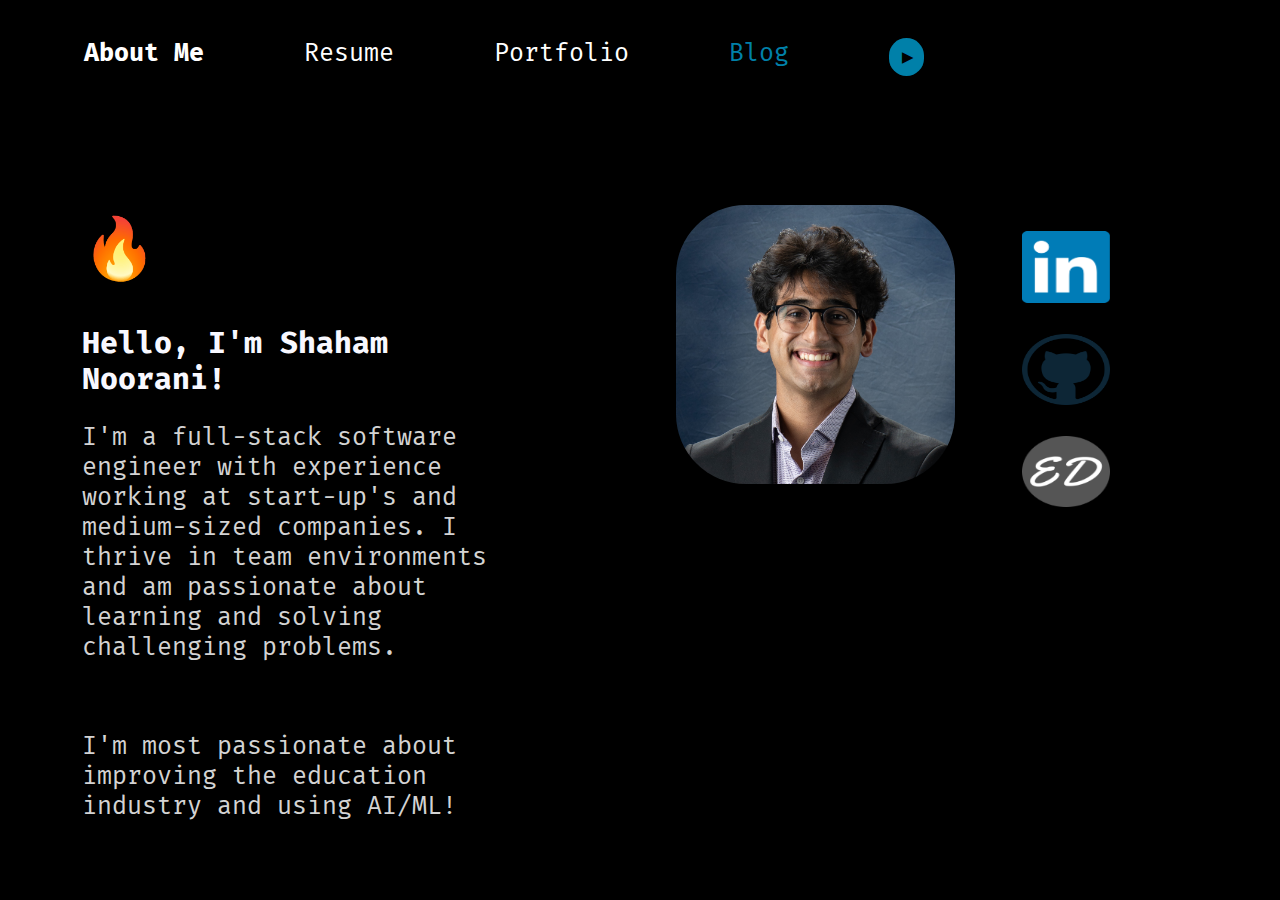
<file: index.html>
<!DOCTYPE html>
<html lang="en">

<head>
  <title>Shaham Noorani</title>
  <link id="styles" rel="stylesheet" href="./index.css" />
  <link rel="preconnect" href="https://fonts.googleapis.com" />
  <link rel="preconnect" href="https://fonts.gstatic.com" crossorigin />
  <link href="https://fonts.googleapis.com/css2?family=Fira+Mono:wght@400;700&family=Lato:wght@400;700&display=swap"
    rel="stylesheet" />
  <script src="./index.js" defer></script>
  <meta charset="UTF-8" />
</head>

<nav class="nav-bar">
  <a href="./index.html" class="nav-bar-link">About Me</a>
  <a href="./resume.html" class="nav-bar-link">Resume</a>
  <a href="./portfolio.html" class="nav-bar-link">Portfolio</a>
  <a href="https://bit.ly/earlydaysblog" target="_blank" class="blog-nav-item">Blog</a>
  <button class="style-swap-button" onclick="swapStylesheet()">▶︎</button>
</nav>

<body>
  <div class="content-wrapper">
    <div class="left-content">
      <h1 style="font-size: 60px">🔥</h1>
      <h1>Hello, I'm Shaham Noorani!</h1>

      <p>
        I'm a full-stack software engineer with experience working at
        start-up's and medium-sized companies. I thrive in team environments
        and am passionate about learning and solving challenging problems.
      </p>
      <br>
      <p>
        I'm most passionate about improving the education industry and using AI/ML!
      </p>
    </div>
    <div class="right-content">
      <img src="./assets/headshot.JPG" alt="headshot" class="headshot" />

      <div class="logos">
        <a href="https://www.linkedin.com/in/shahamn" target="_blank"><img src="./assets/linkedin-logo.png"
            alt="linkedin" class="logo" /></a>
        <a href="https://github.com/shaham-noorani" target="_blank"><img src="./assets/github-logo.png" alt="github"
            class="logo" /></a>
        <a href="https://bit.ly/earlydaysblog" target="_blank"><img src="./assets/earlydays-logo.png" alt="blog"
            class="logo" /></a>
      </div>
    </div>
  </div>
</body>

</html>
</file>
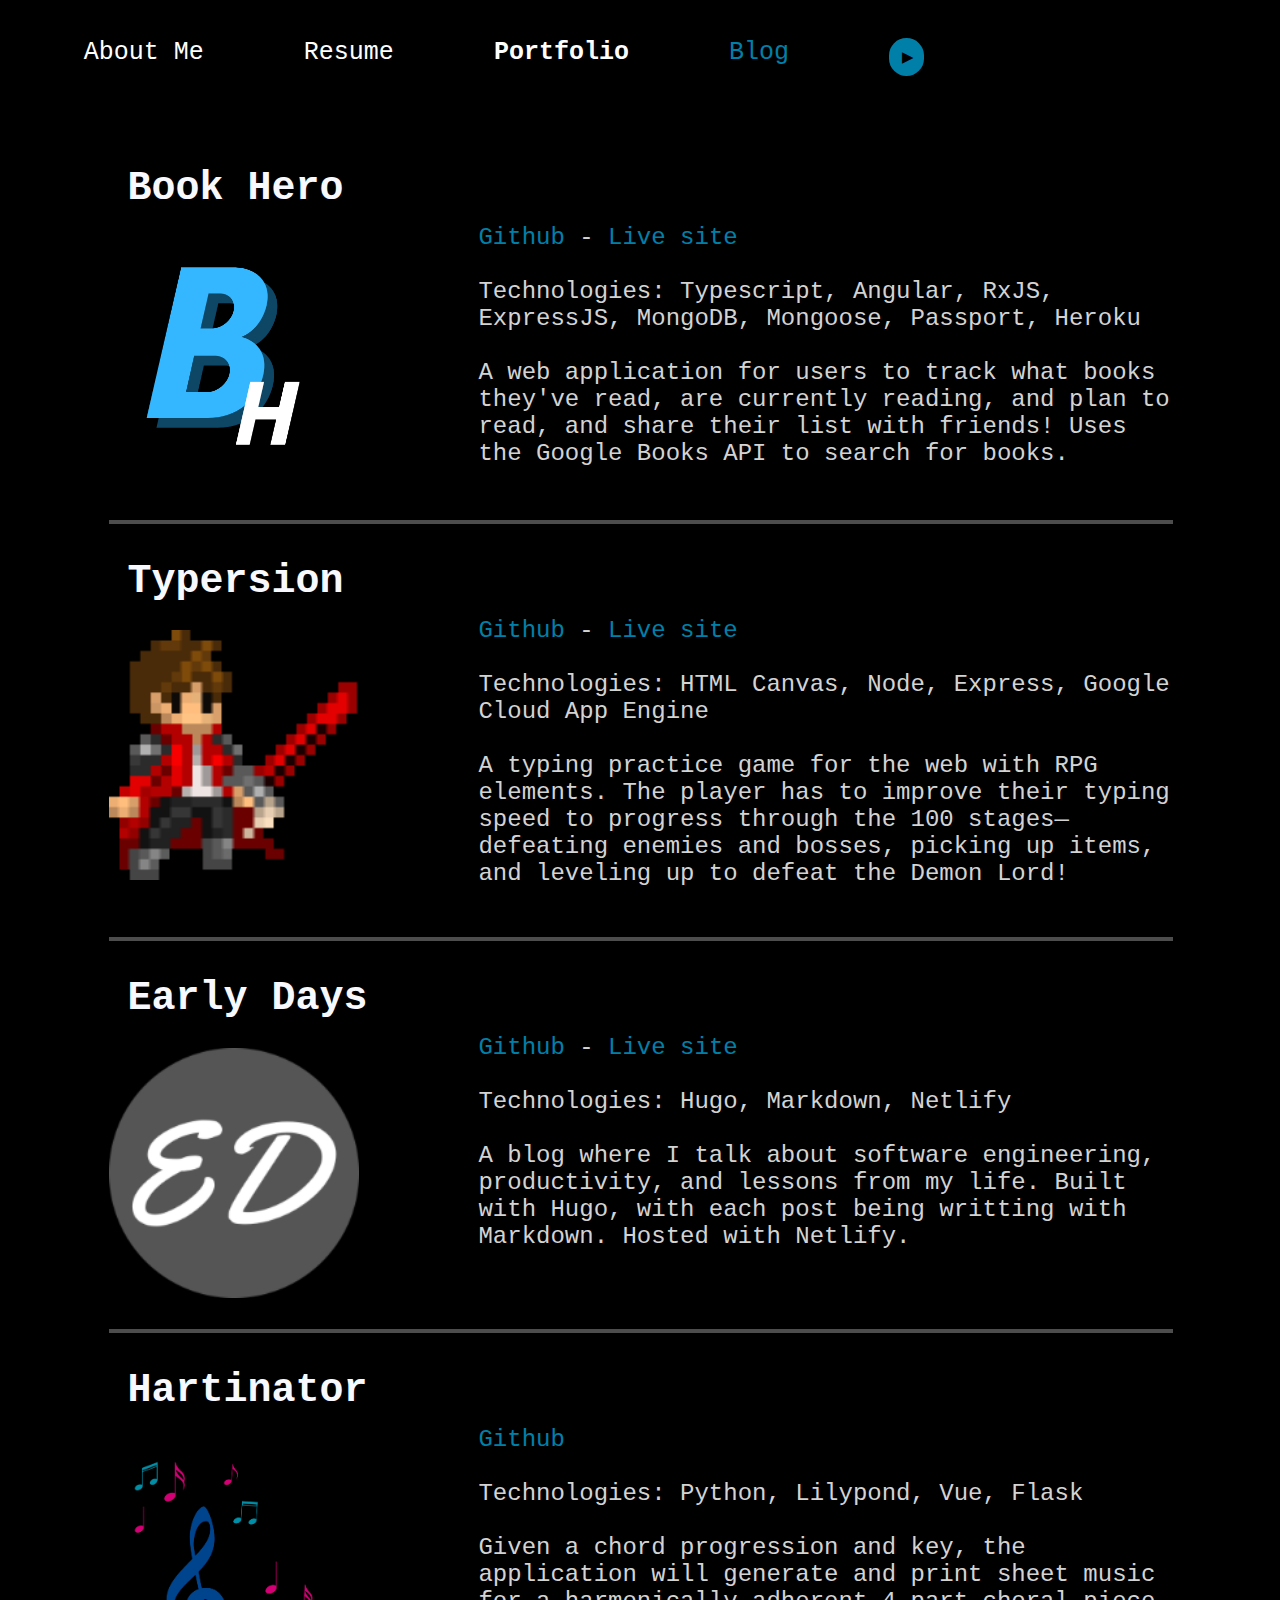
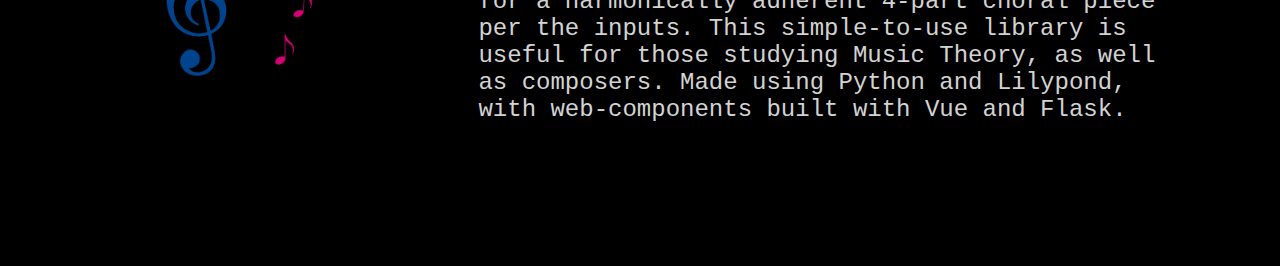
<file: portfolio.html>
<!DOCTYPE html>
<html lang="en">
  <head>
    <title>Shaham Noorani</title>
    <link id="styles" rel="stylesheet" href="./portfolio.css" />
    <link
      href="http://fonts.googleapis.com/css?family=Lato:400,700"
      rel="stylesheet"
      type="text/css"
    />
    <script src="./index.js" defer></script>
    <meta charset="UTF-8" />
  </head>

  <nav class="nav-bar">
    <a href="./index.html" class="nav-bar-link">About Me</a>
    <a href="./resume.html" class="nav-bar-link">Resume</a>
    <a href="./portfolio.html" class="nav-bar-link">Portfolio</a>
    <a href="https://bit.ly/earlydaysblog" target="_blank" class="blog-nav-item"
    >Blog</a
    >
    <button class="style-swap-button" onclick="swapStylesheet()">▶︎</button>
  </nav>

  <body>
    <div class="content-wrapper">
      <div class="row">
        <div class="left-row-content">
          <h1 class="row-title">Book Hero</h1>
          <img src="./assets/bookhero-logo.png" alt="book-hero-logo" class="logo" loading="lazy"></img>
        </div>
        <p class="right-row-content">
          <a href="https://github.com/shaham-noorani/Typersion" target="_blank" >Github</a> - <a href="https://bit.ly/bookherosoftware" target="_blank" >Live site</a>
          <br/>
          <br/>
          Technologies: Typescript, Angular, RxJS, ExpressJS, MongoDB, Mongoose, Passport, Heroku
          <br/>
          <br/>
          A web application for users to track what books they've read, are currently reading, and
          plan to read, and share their list with friends! Uses the Google Books API to search for books. 
        </p>
      </div>
      <hr size="4" width="100%" color="#4d4d4d" class="divider">  
      <div class="row">
        <div class="left-row-content">
          <h1 class="row-title">Typersion</h1>
          <img src="./assets/typersion-logo.png" alt="typersion-logo" class="logo" loading="lazy"></img>
        </div>
        <p class="right-row-content">
          <a href="https://github.com/shaham-noorani/Typersion" target="_blank" >Github</a> - <a href="https://bit.ly/typersion" target="_blank">Live site</a>
          <br/>
          <br/>
          Technologies: HTML Canvas, Node, Express, Google Cloud App Engine
          <br/>
          <br/>
          A typing practice game for the web with RPG elements. The player has to improve their typing speed
          to progress through the 100 stages—defeating enemies and bosses, picking up items, and leveling up
          to defeat the Demon Lord!
        </p>
      </div>
      <hr size="4" width="100%" color="#4d4d4d" class="divider">  
      <div class="row">
        <div class="left-row-content">
          <h1 class="row-title">Early Days</h1>
          <img src="./assets/earlydays-logo.png" alt="earlydays-logo" class="logo" loading="lazy"></img>
        </div>
        <p class="right-row-content">
          <a href="https://github.com/shaham-noorani/EarlyDays" target="_blank" >Github</a> - <a href="https://bit.ly/earlydaysblog" target="_blank" >Live site</a>
          <br/>
          <br/>
          Technologies: Hugo, Markdown, Netlify
          <br/>
          <br/>
          A blog where I talk about software engineering, productivity, and lessons from my life. Built with Hugo,
          with each post being writting with Markdown. Hosted with Netlify. 
        </p>
      </div>
      <hr size="4" width="100%" color="#4d4d4d" class="divider">  
      <div class="row">
        <div class="left-row-content">
          <h1 class="row-title">Hartinator</h1>
          <img src="./assets/hartinator-logo.png" alt="hartinator-logo" class="logo" loading="lazy"></img>
        </div>
        <p class="right-row-content">
          <a href="https://github.com/shaham-noorani/Hartinator" target="_blank" >Github</a>
          <br/>
          <br/>
          Technologies: Python, Lilypond, Vue, Flask 
          <br/>
          <br/>
          Given a chord progression and key, the application will generate and print sheet music for 
          a harmonically adherent 4-part choral piece per the inputs. This simple-to-use library is
          useful for those studying Music Theory, as well as composers. Made using Python and Lilypond, 
          with web-components built with Vue and Flask. 
        </p>
      </div>
    </div>
  </body>
</html>
</file>
<file: index.css>
/* general */
body {
  font-family: "Lato", sans-serif;
}

/* nav bar */
.nav-bar {
  width: 95%;
  display: flex;
  flex-direction: row;
  justify-content: end;
  margin: 3% 2% 0 0;
}

.nav-bar-link {
  text-decoration: none;
  color: #4d4d4d;
  margin-left: 100px;
  font-size: 25px;
}

a:hover {
  color: black;
}

.blog-nav-item {
  text-decoration: none;
  margin-left: 100px;
  font-size: 25px;
  color: #0080a9;
}

.style-swap-button {
  margin-left: 100px;
  font-size: 15px;
  background-color: #0080a9;
  border: 0;
  border-radius: 100px;
  box-sizing: border-box;
  color: #ffffff;
  padding: 10px;
  padding-left: 13px;
}

.style-swap-button:hover,
.style-swap-button:focus {
  background-color: #16437e;
}

/* body */
h1 {
  font-size: 40px;
}

p {
  font-size: 30px;
  color: #4d4d4d;
}

.content-wrapper {
  margin: 5%;
  margin-top: 2%;
}

.left-content {
  width: 40%;
  margin-top: 5%;
  margin-left: 8%;
  float: left;
}

.right-content {
  width: 40%;
  float: right;
  margin-top: 5%;
}

.headshot {
  border-radius: 50%;
  width: 70%;
}

.logos {
  margin-top: 5%;
  margin-right: 16%;
}

.logo {
  width: 20%;
  height: 20%;
  padding-left: 20px;
}
</file>
<file: portfolio.css>
/* general */
body {
  font-family: "Lato", sans-serif;
}

/* nav bar */
.nav-bar {
  width: 95%;
  display: flex;
  flex-direction: row;
  justify-content: end;
  margin: 3% 2% 0 0;
}

.nav-bar-link {
  text-decoration: none;
  color: #4d4d4d;
  margin-left: 100px;
  font-size: 25px;
}

a:hover {
  color: black;
}

.blog-nav-item {
  text-decoration: none;
  margin-left: 100px;
  font-size: 25px;
  color: #0080a9;
}

.style-swap-button {
  margin-left: 100px;
  font-size: 15px;
  background-color: #0080a9;
  border: 0;
  border-radius: 100px;
  box-sizing: border-box;
  color: #ffffff;
  padding: 10px;
  padding-left: 13px;
}

.style-swap-button:hover,
.style-swap-button:focus {
  background-color: #16437e;
}

/* body */
h1 {
  font-size: 40px;
}

p {
  font-size: 24px;
  color: #4d4d4d;
}

a {
  text-decoration: none;
  color: #0080a9;
}

.content-wrapper {
  margin: 3% 8%;
}

.left-row-content {
  width: 100%;
  display: flex;
  justify-content: space-between;
  margin-top: 3%;
}

.right-row-content {
  margin-top: -2%;
}

.logo {
  padding-top: 1%;
  width: 10%;
}

.divider {
  margin-top: 2.5%;
}
</file>
